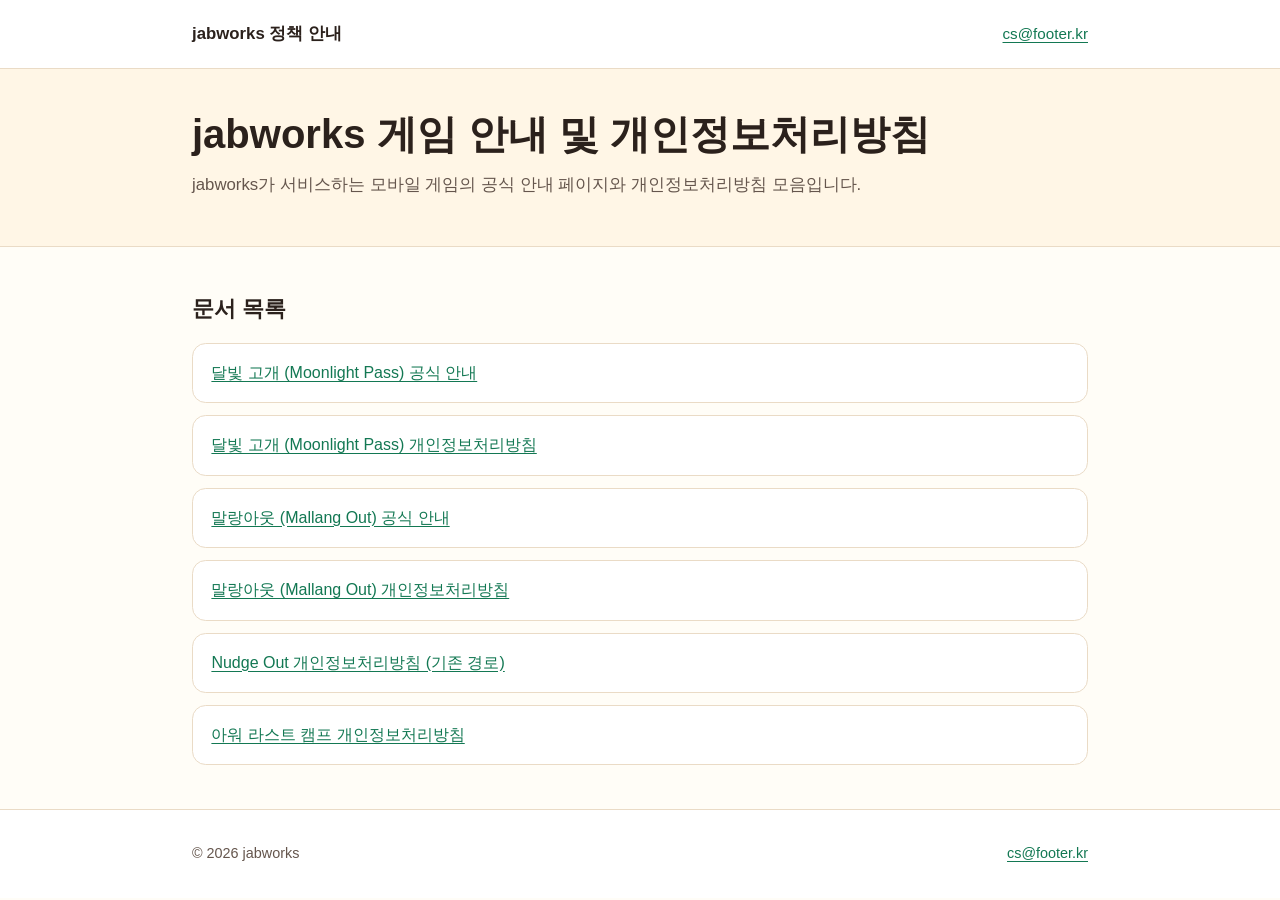
<file: index.html>
<!doctype html>
<html lang="ko">
<head>
  <meta charset="utf-8">
  <meta name="viewport" content="width=device-width,initial-scale=1">
  <meta name="description" content="jabworks 모바일 게임 공식 안내 및 개인정보처리방침">
  <title>jabworks 정책 안내</title>
  <link rel="stylesheet" href="assets/site.css">
</head>
<body>
  <header class="site-header">
    <div class="container site-header__inner">
      <a class="site-header__brand" href="./">jabworks 정책 안내</a>
      <nav class="site-header__nav" aria-label="지원 문의">
        <a href="mailto:cs@footer.kr">cs@footer.kr</a>
      </nav>
    </div>
  </header>

  <main>
    <section class="hero">
      <div class="container">
        <h1 class="hero__title">jabworks 게임 안내 및 개인정보처리방침</h1>
        <p class="hero__lead">jabworks가 서비스하는 모바일 게임의 공식 안내 페이지와 개인정보처리방침 모음입니다.</p>
      </div>
    </section>

    <section class="section">
      <div class="container">
        <h2 class="section__title">문서 목록</h2>
        <ul class="info-list">
          <li class="info-list__item"><a href="moonlight-pass/">달빛 고개 (Moonlight Pass) 공식 안내</a></li>
          <li class="info-list__item"><a href="moonlight-pass/privacy/">달빛 고개 (Moonlight Pass) 개인정보처리방침</a></li>
          <li class="info-list__item"><a href="mallang-out/">말랑아웃 (Mallang Out) 공식 안내</a></li>
          <li class="info-list__item"><a href="mallang-out/privacy/">말랑아웃 (Mallang Out) 개인정보처리방침</a></li>
          <li class="info-list__item"><a href="nudge-out/privacy/">Nudge Out 개인정보처리방침 (기존 경로)</a></li>
          <li class="info-list__item"><a href="last-camp/privacy/">아워 라스트 캠프 개인정보처리방침</a></li>
        </ul>
      </div>
    </section>
  </main>

  <footer class="site-footer">
    <div class="container site-footer__inner">
      <span>© 2026 jabworks</span>
      <a href="mailto:cs@footer.kr">cs@footer.kr</a>
    </div>
  </footer>
</body>
</html>
</file>
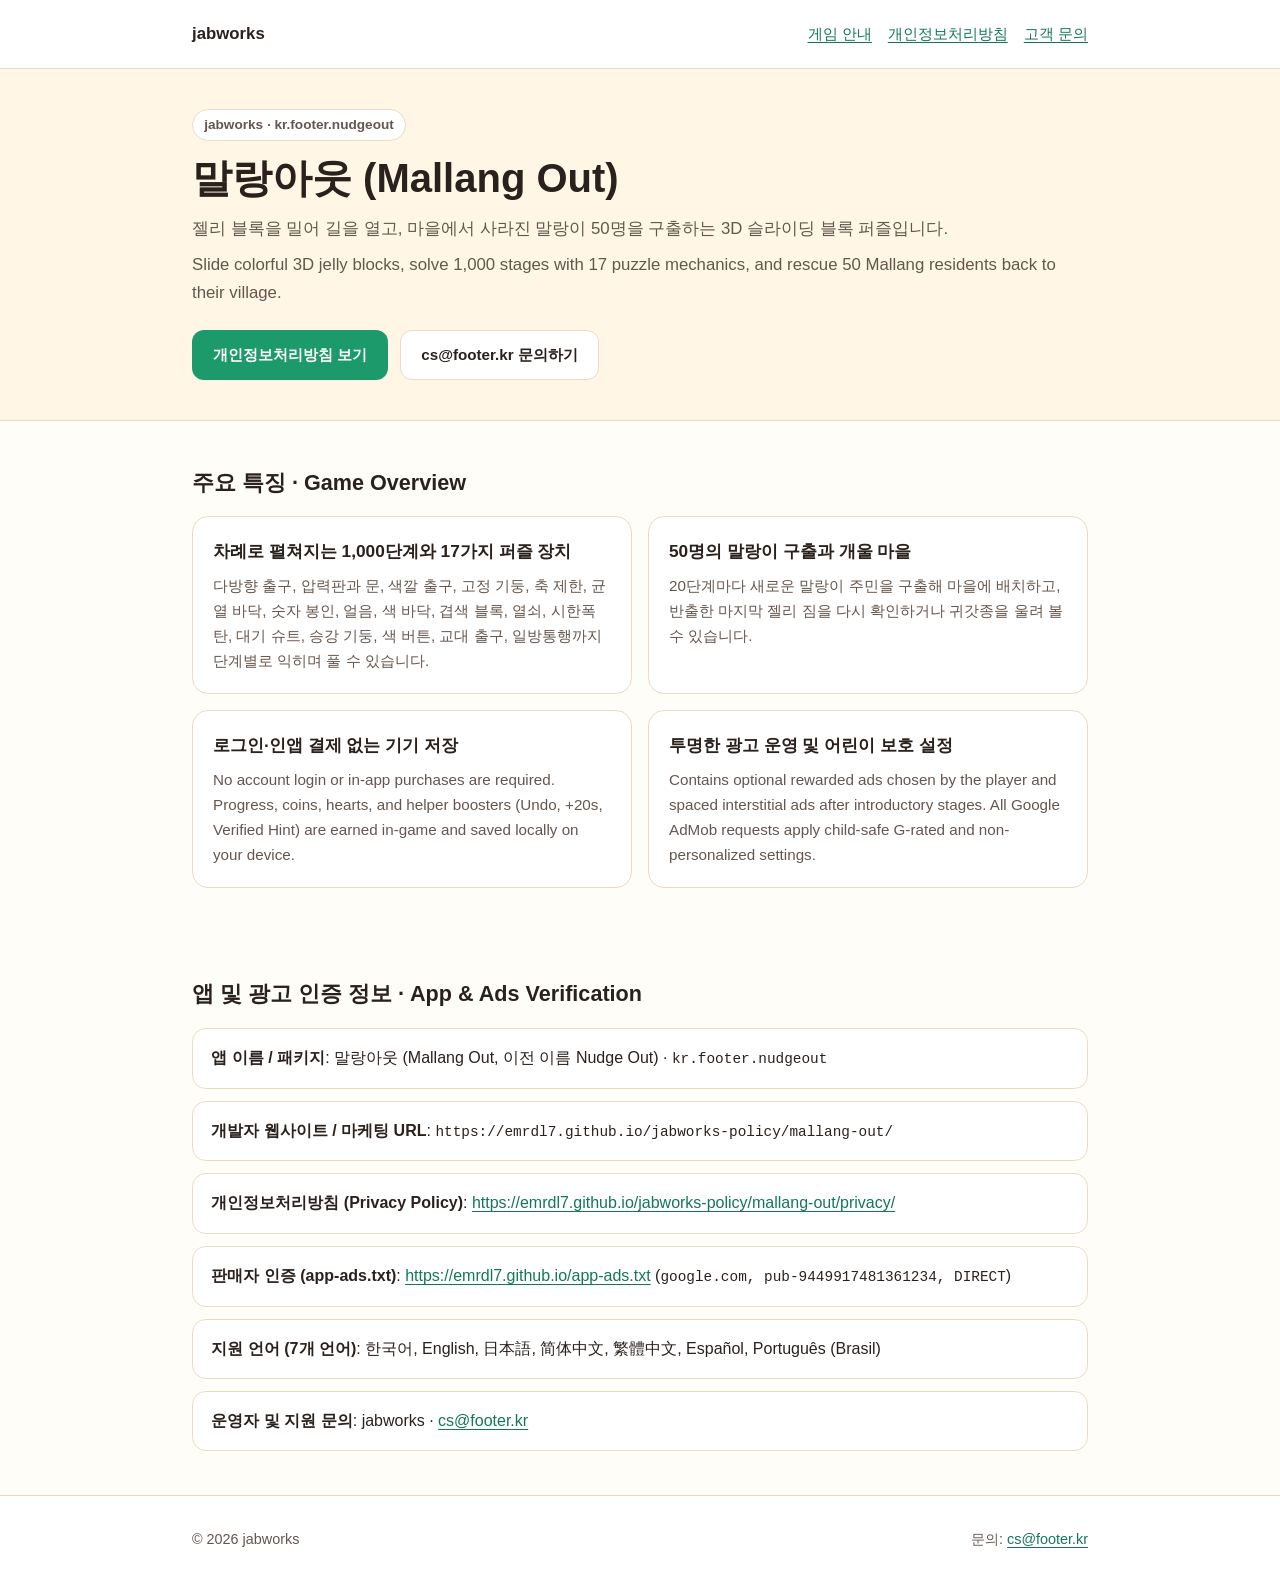
<file: mallang-out/index.html>
<!doctype html>
<html lang="ko">
<head>
  <meta charset="utf-8">
  <meta name="viewport" content="width=device-width,initial-scale=1">
  <meta name="description" content="말랑아웃(Mallang Out) 공식 안내 및 고객 지원: 1,000단계 3D 젤리 블록 퍼즐, 17가지 장치, 50명의 말랑이 구출, 개인정보처리방침 및 광고 인증 정보">
  <title>말랑아웃 (Mallang Out) | jabworks 공식 안내</title>
  <link rel="stylesheet" href="../assets/site.css">
</head>
<body>
  <header class="site-header">
    <div class="container site-header__inner">
      <a class="site-header__brand" href="../">jabworks</a>
      <nav class="site-header__nav" aria-label="말랑아웃 탐색">
        <a href="./">게임 안내</a>
        <a href="./privacy/">개인정보처리방침</a>
        <a href="mailto:cs@footer.kr">고객 문의</a>
      </nav>
    </div>
  </header>

  <main>
    <section class="hero">
      <div class="container">
        <span class="hero__badge">jabworks · kr.footer.nudgeout</span>
        <h1 class="hero__title">말랑아웃 (Mallang Out)</h1>
        <p class="hero__lead">젤리 블록을 밀어 길을 열고, 마을에서 사라진 말랑이 50명을 구출하는 3D 슬라이딩 블록 퍼즐입니다.</p>
        <p class="hero__lead" lang="en">Slide colorful 3D jelly blocks, solve 1,000 stages with 17 puzzle mechanics, and rescue 50 Mallang residents back to their village.</p>
        <div class="hero__actions">
          <a class="btn btn--primary" href="./privacy/">개인정보처리방침 보기</a>
          <a class="btn btn--ghost" href="mailto:cs@footer.kr">cs@footer.kr 문의하기</a>
        </div>
      </div>
    </section>

    <section class="section">
      <div class="container">
        <h2 class="section__title">주요 특징 · Game Overview</h2>
        <div class="feature-grid">
          <article class="card">
            <h3 class="card__title">차례로 펼쳐지는 1,000단계와 17가지 퍼즐 장치</h3>
            <p class="card__body">다방향 출구, 압력판과 문, 색깔 출구, 고정 기둥, 축 제한, 균열 바닥, 숫자 봉인, 얼음, 색 바닥, 겹색 블록, 열쇠, 시한폭탄, 대기 슈트, 승강 기둥, 색 버튼, 교대 출구, 일방통행까지 단계별로 익히며 풀 수 있습니다.</p>
          </article>
          <article class="card">
            <h3 class="card__title">50명의 말랑이 구출과 개울 마을</h3>
            <p class="card__body">20단계마다 새로운 말랑이 주민을 구출해 마을에 배치하고, 반출한 마지막 젤리 짐을 다시 확인하거나 귀갓종을 울려 볼 수 있습니다.</p>
          </article>
          <article class="card">
            <h3 class="card__title">로그인·인앱 결제 없는 기기 저장</h3>
            <p class="card__body">No account login or in-app purchases are required. Progress, coins, hearts, and helper boosters (Undo, +20s, Verified Hint) are earned in-game and saved locally on your device.</p>
          </article>
          <article class="card">
            <h3 class="card__title">투명한 광고 운영 및 어린이 보호 설정</h3>
            <p class="card__body">Contains optional rewarded ads chosen by the player and spaced interstitial ads after introductory stages. All Google AdMob requests apply child-safe G-rated and non-personalized settings.</p>
          </article>
        </div>
      </div>
    </section>

    <section class="section">
      <div class="container">
        <h2 class="section__title">앱 및 광고 인증 정보 · App &amp; Ads Verification</h2>
        <ul class="info-list">
          <li class="info-list__item">
            <strong>앱 이름 / 패키지</strong>: 말랑아웃 (Mallang Out, 이전 이름 Nudge Out) · <span class="info-list__code">kr.footer.nudgeout</span>
          </li>
          <li class="info-list__item">
            <strong>개발자 웹사이트 / 마케팅 URL</strong>: <span class="info-list__code">https://emrdl7.github.io/jabworks-policy/mallang-out/</span>
          </li>
          <li class="info-list__item">
            <strong>개인정보처리방침 (Privacy Policy)</strong>: <a href="./privacy/">https://emrdl7.github.io/jabworks-policy/mallang-out/privacy/</a>
          </li>
          <li class="info-list__item">
            <strong>판매자 인증 (app-ads.txt)</strong>: <a href="https://emrdl7.github.io/app-ads.txt">https://emrdl7.github.io/app-ads.txt</a> (<span class="info-list__code">google.com, pub-9449917481361234, DIRECT</span>)
          </li>
          <li class="info-list__item">
            <strong>지원 언어 (7개 언어)</strong>: 한국어, English, 日本語, 简体中文, 繁體中文, Español, Português (Brasil)
          </li>
          <li class="info-list__item">
            <strong>운영자 및 지원 문의</strong>: jabworks · <a href="mailto:cs@footer.kr">cs@footer.kr</a>
          </li>
        </ul>
      </div>
    </section>
  </main>

  <footer class="site-footer">
    <div class="container site-footer__inner">
      <span>© 2026 jabworks</span>
      <span>문의: <a href="mailto:cs@footer.kr">cs@footer.kr</a></span>
    </div>
  </footer>
</body>
</html>
</file>
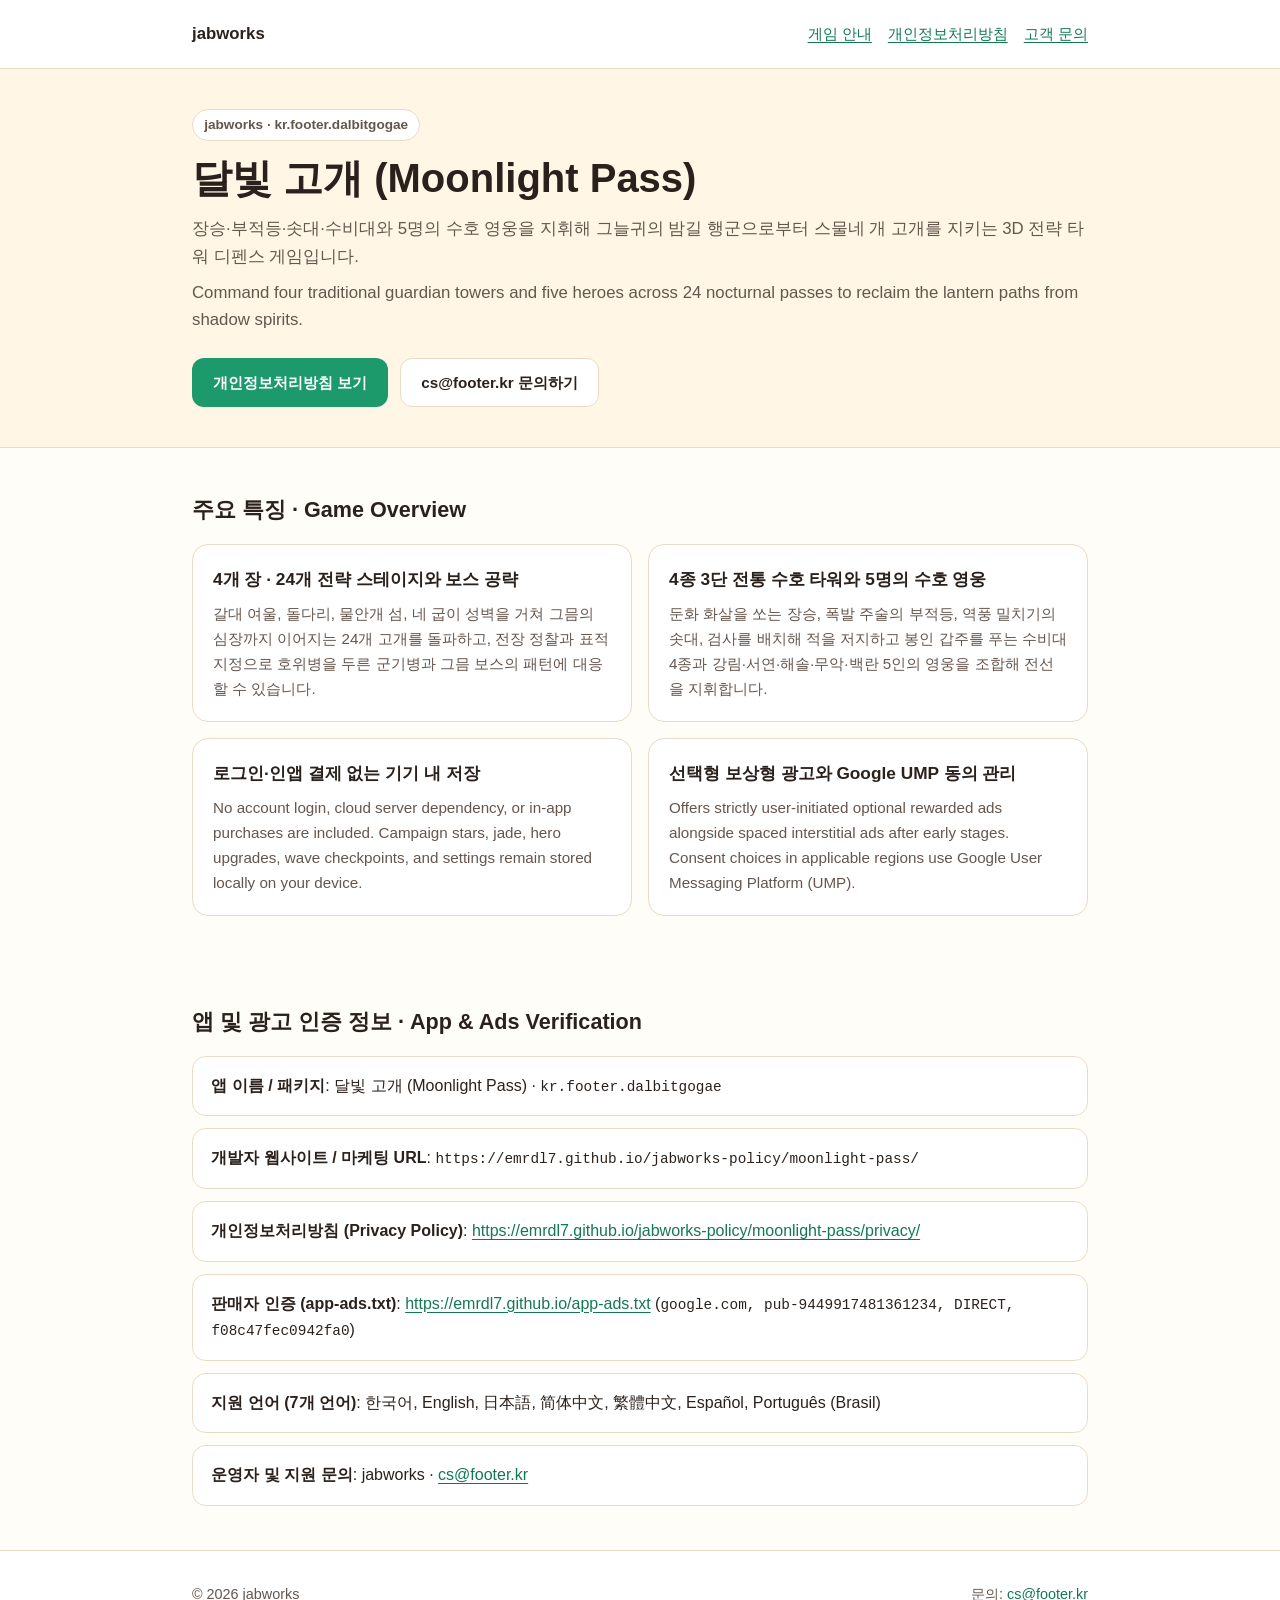
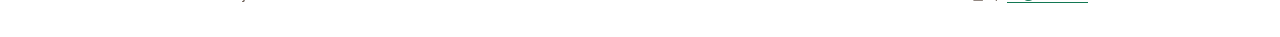
<file: moonlight-pass/index.html>
<!doctype html>
<html lang="ko">
<head>
  <meta charset="utf-8">
  <meta name="viewport" content="width=device-width,initial-scale=1">
  <meta name="description" content="달빛 고개(Moonlight Pass) 공식 안내 및 고객 지원: 4개 장 24개 스테이지, 4종 전통 수호 타워, 5명의 수호 영웅, 개인정보처리방침 및 광고 인증 정보">
  <title>달빛 고개 (Moonlight Pass) | jabworks 공식 안내</title>
  <link rel="stylesheet" href="../assets/site.css">
</head>
<body>
  <header class="site-header">
    <div class="container site-header__inner">
      <a class="site-header__brand" href="../">jabworks</a>
      <nav class="site-header__nav" aria-label="달빛 고개 탐색">
        <a href="./">게임 안내</a>
        <a href="./privacy/">개인정보처리방침</a>
        <a href="mailto:cs@footer.kr">고객 문의</a>
      </nav>
    </div>
  </header>

  <main>
    <section class="hero">
      <div class="container">
        <span class="hero__badge">jabworks · kr.footer.dalbitgogae</span>
        <h1 class="hero__title">달빛 고개 (Moonlight Pass)</h1>
        <p class="hero__lead">장승·부적등·솟대·수비대와 5명의 수호 영웅을 지휘해 그늘귀의 밤길 행군으로부터 스물네 개 고개를 지키는 3D 전략 타워 디펜스 게임입니다.</p>
        <p class="hero__lead" lang="en">Command four traditional guardian towers and five heroes across 24 nocturnal passes to reclaim the lantern paths from shadow spirits.</p>
        <div class="hero__actions">
          <a class="btn btn--primary" href="./privacy/">개인정보처리방침 보기</a>
          <a class="btn btn--ghost" href="mailto:cs@footer.kr">cs@footer.kr 문의하기</a>
        </div>
      </div>
    </section>

    <section class="section">
      <div class="container">
        <h2 class="section__title">주요 특징 · Game Overview</h2>
        <div class="feature-grid">
          <article class="card">
            <h3 class="card__title">4개 장 · 24개 전략 스테이지와 보스 공략</h3>
            <p class="card__body">갈대 여울, 돌다리, 물안개 섬, 네 굽이 성벽을 거쳐 그믐의 심장까지 이어지는 24개 고개를 돌파하고, 전장 정찰과 표적 지정으로 호위병을 두른 군기병과 그믐 보스의 패턴에 대응할 수 있습니다.</p>
          </article>
          <article class="card">
            <h3 class="card__title">4종 3단 전통 수호 타워와 5명의 수호 영웅</h3>
            <p class="card__body">둔화 화살을 쏘는 장승, 폭발 주술의 부적등, 역풍 밀치기의 솟대, 검사를 배치해 적을 저지하고 봉인 갑주를 푸는 수비대 4종과 강림·서연·해솔·무악·백란 5인의 영웅을 조합해 전선을 지휘합니다.</p>
          </article>
          <article class="card">
            <h3 class="card__title">로그인·인앱 결제 없는 기기 내 저장</h3>
            <p class="card__body">No account login, cloud server dependency, or in-app purchases are included. Campaign stars, jade, hero upgrades, wave checkpoints, and settings remain stored locally on your device.</p>
          </article>
          <article class="card">
            <h3 class="card__title">선택형 보상형 광고와 Google UMP 동의 관리</h3>
            <p class="card__body">Offers strictly user-initiated optional rewarded ads alongside spaced interstitial ads after early stages. Consent choices in applicable regions use Google User Messaging Platform (UMP).</p>
          </article>
        </div>
      </div>
    </section>

    <section class="section">
      <div class="container">
        <h2 class="section__title">앱 및 광고 인증 정보 · App &amp; Ads Verification</h2>
        <ul class="info-list">
          <li class="info-list__item">
            <strong>앱 이름 / 패키지</strong>: 달빛 고개 (Moonlight Pass) · <span class="info-list__code">kr.footer.dalbitgogae</span>
          </li>
          <li class="info-list__item">
            <strong>개발자 웹사이트 / 마케팅 URL</strong>: <span class="info-list__code">https://emrdl7.github.io/jabworks-policy/moonlight-pass/</span>
          </li>
          <li class="info-list__item">
            <strong>개인정보처리방침 (Privacy Policy)</strong>: <a href="./privacy/">https://emrdl7.github.io/jabworks-policy/moonlight-pass/privacy/</a>
          </li>
          <li class="info-list__item">
            <strong>판매자 인증 (app-ads.txt)</strong>: <a href="https://emrdl7.github.io/app-ads.txt">https://emrdl7.github.io/app-ads.txt</a> (<span class="info-list__code">google.com, pub-9449917481361234, DIRECT, f08c47fec0942fa0</span>)
          </li>
          <li class="info-list__item">
            <strong>지원 언어 (7개 언어)</strong>: 한국어, English, 日本語, 简体中文, 繁體中文, Español, Português (Brasil)
          </li>
          <li class="info-list__item">
            <strong>운영자 및 지원 문의</strong>: jabworks · <a href="mailto:cs@footer.kr">cs@footer.kr</a>
          </li>
        </ul>
      </div>
    </section>
  </main>

  <footer class="site-footer">
    <div class="container site-footer__inner">
      <span>© 2026 jabworks</span>
      <span>문의: <a href="mailto:cs@footer.kr">cs@footer.kr</a></span>
    </div>
  </footer>
</body>
</html>
</file>
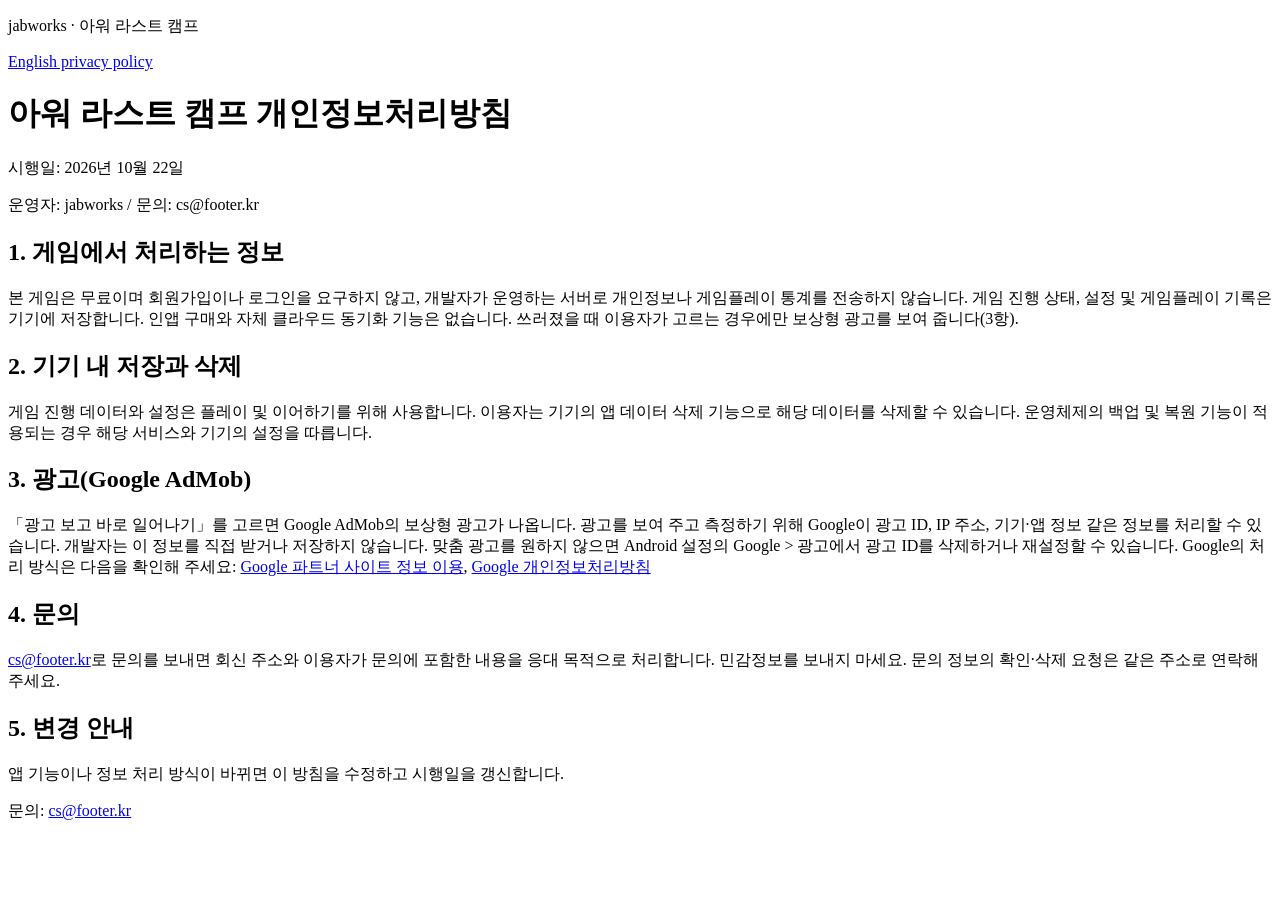
<file: last-camp/privacy/index.html>
<!doctype html>
<html lang="ko">
<head>
  <meta charset="utf-8">
  <meta name="viewport" content="width=device-width, initial-scale=1">
  <meta name="description" content="아워 라스트 캠프의 기기 내 저장, 광고, 개인정보 처리 및 문의 안내">
  <title>아워 라스트 캠프 개인정보처리방침 | jabworks</title>
</head>
<body>
  <header><p>jabworks · 아워 라스트 캠프</p></header>
  <main>
<nav aria-label="언어 선택"><a href="en/" lang="en">English privacy policy</a></nav>
<h1>아워 라스트 캠프 개인정보처리방침</h1>
<p>시행일: 2026년 10월 22일</p>
<p>운영자: jabworks / 문의: cs@footer.kr</p>
<section><h2>1. 게임에서 처리하는 정보</h2>
<p>본 게임은 무료이며 회원가입이나 로그인을 요구하지 않고, 개발자가 운영하는 서버로 개인정보나 게임플레이 통계를 전송하지 않습니다. 게임 진행 상태, 설정 및 게임플레이 기록은 기기에 저장합니다. 인앱 구매와 자체 클라우드 동기화 기능은 없습니다. 쓰러졌을 때 이용자가 고르는 경우에만 보상형 광고를 보여 줍니다(3항).</p>
</section>
<section><h2>2. 기기 내 저장과 삭제</h2>
<p>게임 진행 데이터와 설정은 플레이 및 이어하기를 위해 사용합니다. 이용자는 기기의 앱 데이터 삭제 기능으로 해당 데이터를 삭제할 수 있습니다. 운영체제의 백업 및 복원 기능이 적용되는 경우 해당 서비스와 기기의 설정을 따릅니다.</p>
</section>
<section><h2>3. 광고(Google AdMob)</h2>
<p>「광고 보고 바로 일어나기」를 고르면 Google AdMob의 보상형 광고가 나옵니다. 광고를 보여 주고 측정하기 위해 Google이 광고 ID, IP 주소, 기기·앱 정보 같은 정보를 처리할 수 있습니다. 개발자는 이 정보를 직접 받거나 저장하지 않습니다. 맞춤 광고를 원하지 않으면 Android 설정의 Google > 광고에서 광고 ID를 삭제하거나 재설정할 수 있습니다. Google의 처리 방식은 다음을 확인해 주세요: <a href="https://policies.google.com/technologies/partner-sites">Google 파트너 사이트 정보 이용</a>, <a href="https://policies.google.com/privacy">Google 개인정보처리방침</a></p>
</section>
<section><h2>4. 문의</h2>
<p><a href="mailto:cs@footer.kr">cs@footer.kr</a>로 문의를 보내면 회신 주소와 이용자가 문의에 포함한 내용을 응대 목적으로 처리합니다. 민감정보를 보내지 마세요. 문의 정보의 확인·삭제 요청은 같은 주소로 연락해 주세요.</p>
</section>
<section><h2>5. 변경 안내</h2>
<p>앱 기능이나 정보 처리 방식이 바뀌면 이 방침을 수정하고 시행일을 갱신합니다.</p>
</section>
  </main>
  <footer><p>문의: <a href="mailto:cs@footer.kr">cs@footer.kr</a></p></footer>
</body>
</html>
</file>
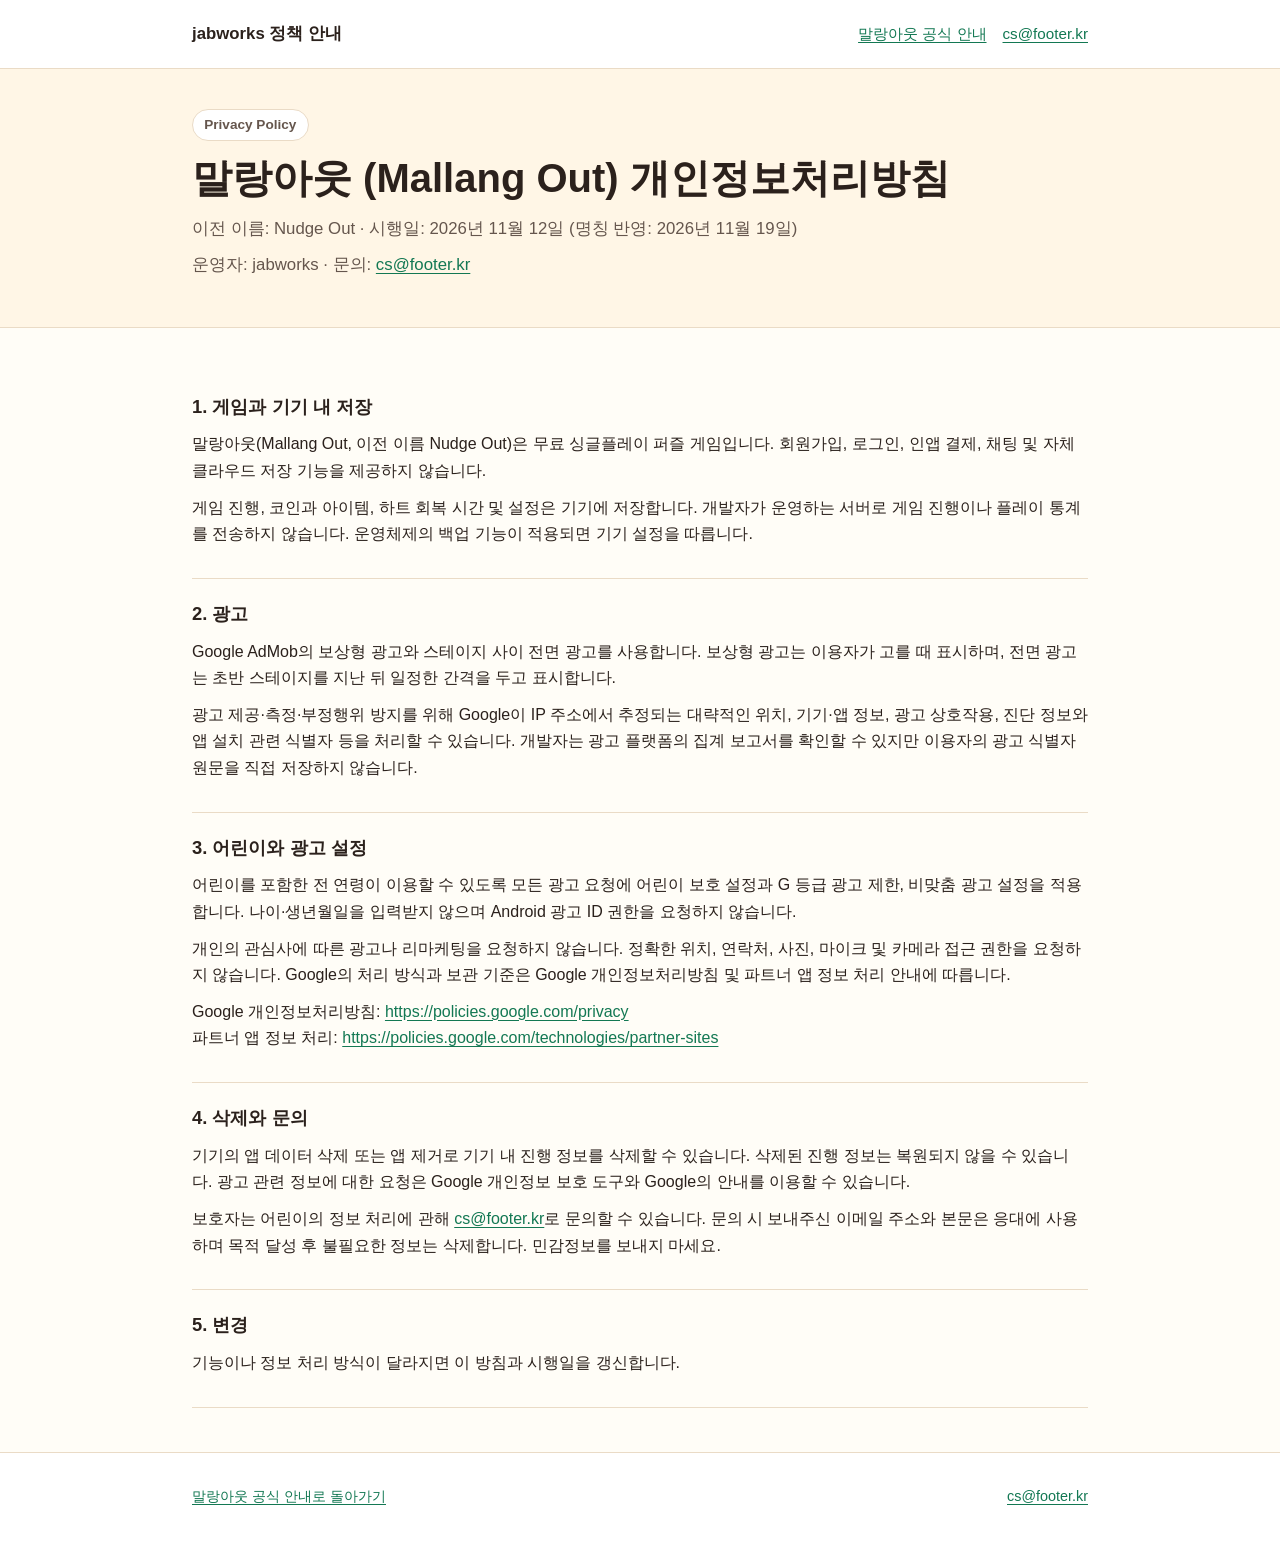
<file: mallang-out/privacy/index.html>
<!doctype html>
<html lang="ko">
<head>
  <meta charset="utf-8">
  <meta name="viewport" content="width=device-width,initial-scale=1">
  <meta name="description" content="말랑아웃(Mallang Out, 이전 이름 Nudge Out) 개인정보처리방침">
  <title>말랑아웃 (Mallang Out) 개인정보처리방침 | jabworks</title>
  <link rel="stylesheet" href="../../assets/site.css">
</head>
<body>
  <header class="site-header">
    <div class="container site-header__inner">
      <a class="site-header__brand" href="../../">jabworks 정책 안내</a>
      <nav class="site-header__nav" aria-label="말랑아웃 문서">
        <a href="../">말랑아웃 공식 안내</a>
        <a href="mailto:cs@footer.kr">cs@footer.kr</a>
      </nav>
    </div>
  </header>

  <main>
    <section class="hero">
      <div class="container">
        <span class="hero__badge">Privacy Policy</span>
        <h1 class="hero__title">말랑아웃 (Mallang Out) 개인정보처리방침</h1>
        <p class="hero__lead">이전 이름: Nudge Out · 시행일: 2026년 11월 12일 (명칭 반영: 2026년 11월 19일)</p>
        <p class="hero__lead">운영자: jabworks · 문의: <a href="mailto:cs@footer.kr">cs@footer.kr</a></p>
      </div>
    </section>

    <section class="section">
      <div class="container">
        <article class="article-block">
          <h2 class="article-block__heading">1. 게임과 기기 내 저장</h2>
          <p class="article-block__text">말랑아웃(Mallang Out, 이전 이름 Nudge Out)은 무료 싱글플레이 퍼즐 게임입니다. 회원가입, 로그인, 인앱 결제, 채팅 및 자체 클라우드 저장 기능을 제공하지 않습니다.</p>
          <p class="article-block__text">게임 진행, 코인과 아이템, 하트 회복 시간 및 설정은 기기에 저장합니다. 개발자가 운영하는 서버로 게임 진행이나 플레이 통계를 전송하지 않습니다. 운영체제의 백업 기능이 적용되면 기기 설정을 따릅니다.</p>
        </article>

        <article class="article-block">
          <h2 class="article-block__heading">2. 광고</h2>
          <p class="article-block__text">Google AdMob의 보상형 광고와 스테이지 사이 전면 광고를 사용합니다. 보상형 광고는 이용자가 고를 때 표시하며, 전면 광고는 초반 스테이지를 지난 뒤 일정한 간격을 두고 표시합니다.</p>
          <p class="article-block__text">광고 제공·측정·부정행위 방지를 위해 Google이 IP 주소에서 추정되는 대략적인 위치, 기기·앱 정보, 광고 상호작용, 진단 정보와 앱 설치 관련 식별자 등을 처리할 수 있습니다. 개발자는 광고 플랫폼의 집계 보고서를 확인할 수 있지만 이용자의 광고 식별자 원문을 직접 저장하지 않습니다.</p>
        </article>

        <article class="article-block">
          <h2 class="article-block__heading">3. 어린이와 광고 설정</h2>
          <p class="article-block__text">어린이를 포함한 전 연령이 이용할 수 있도록 모든 광고 요청에 어린이 보호 설정과 G 등급 광고 제한, 비맞춤 광고 설정을 적용합니다. 나이·생년월일을 입력받지 않으며 Android 광고 ID 권한을 요청하지 않습니다.</p>
          <p class="article-block__text">개인의 관심사에 따른 광고나 리마케팅을 요청하지 않습니다. 정확한 위치, 연락처, 사진, 마이크 및 카메라 접근 권한을 요청하지 않습니다. Google의 처리 방식과 보관 기준은 Google 개인정보처리방침 및 파트너 앱 정보 처리 안내에 따릅니다.</p>
          <p class="article-block__text">
            Google 개인정보처리방침: <a href="https://policies.google.com/privacy">https://policies.google.com/privacy</a><br>
            파트너 앱 정보 처리: <a href="https://policies.google.com/technologies/partner-sites">https://policies.google.com/technologies/partner-sites</a>
          </p>
        </article>

        <article class="article-block">
          <h2 class="article-block__heading">4. 삭제와 문의</h2>
          <p class="article-block__text">기기의 앱 데이터 삭제 또는 앱 제거로 기기 내 진행 정보를 삭제할 수 있습니다. 삭제된 진행 정보는 복원되지 않을 수 있습니다. 광고 관련 정보에 대한 요청은 Google 개인정보 보호 도구와 Google의 안내를 이용할 수 있습니다.</p>
          <p class="article-block__text">보호자는 어린이의 정보 처리에 관해 <a href="mailto:cs@footer.kr">cs@footer.kr</a>로 문의할 수 있습니다. 문의 시 보내주신 이메일 주소와 본문은 응대에 사용하며 목적 달성 후 불필요한 정보는 삭제합니다. 민감정보를 보내지 마세요.</p>
        </article>

        <article class="article-block">
          <h2 class="article-block__heading">5. 변경</h2>
          <p class="article-block__text">기능이나 정보 처리 방식이 달라지면 이 방침과 시행일을 갱신합니다.</p>
        </article>
      </div>
    </section>
  </main>

  <footer class="site-footer">
    <div class="container site-footer__inner">
      <a href="../">말랑아웃 공식 안내로 돌아가기</a>
      <a href="mailto:cs@footer.kr">cs@footer.kr</a>
    </div>
  </footer>
</body>
</html>
</file>
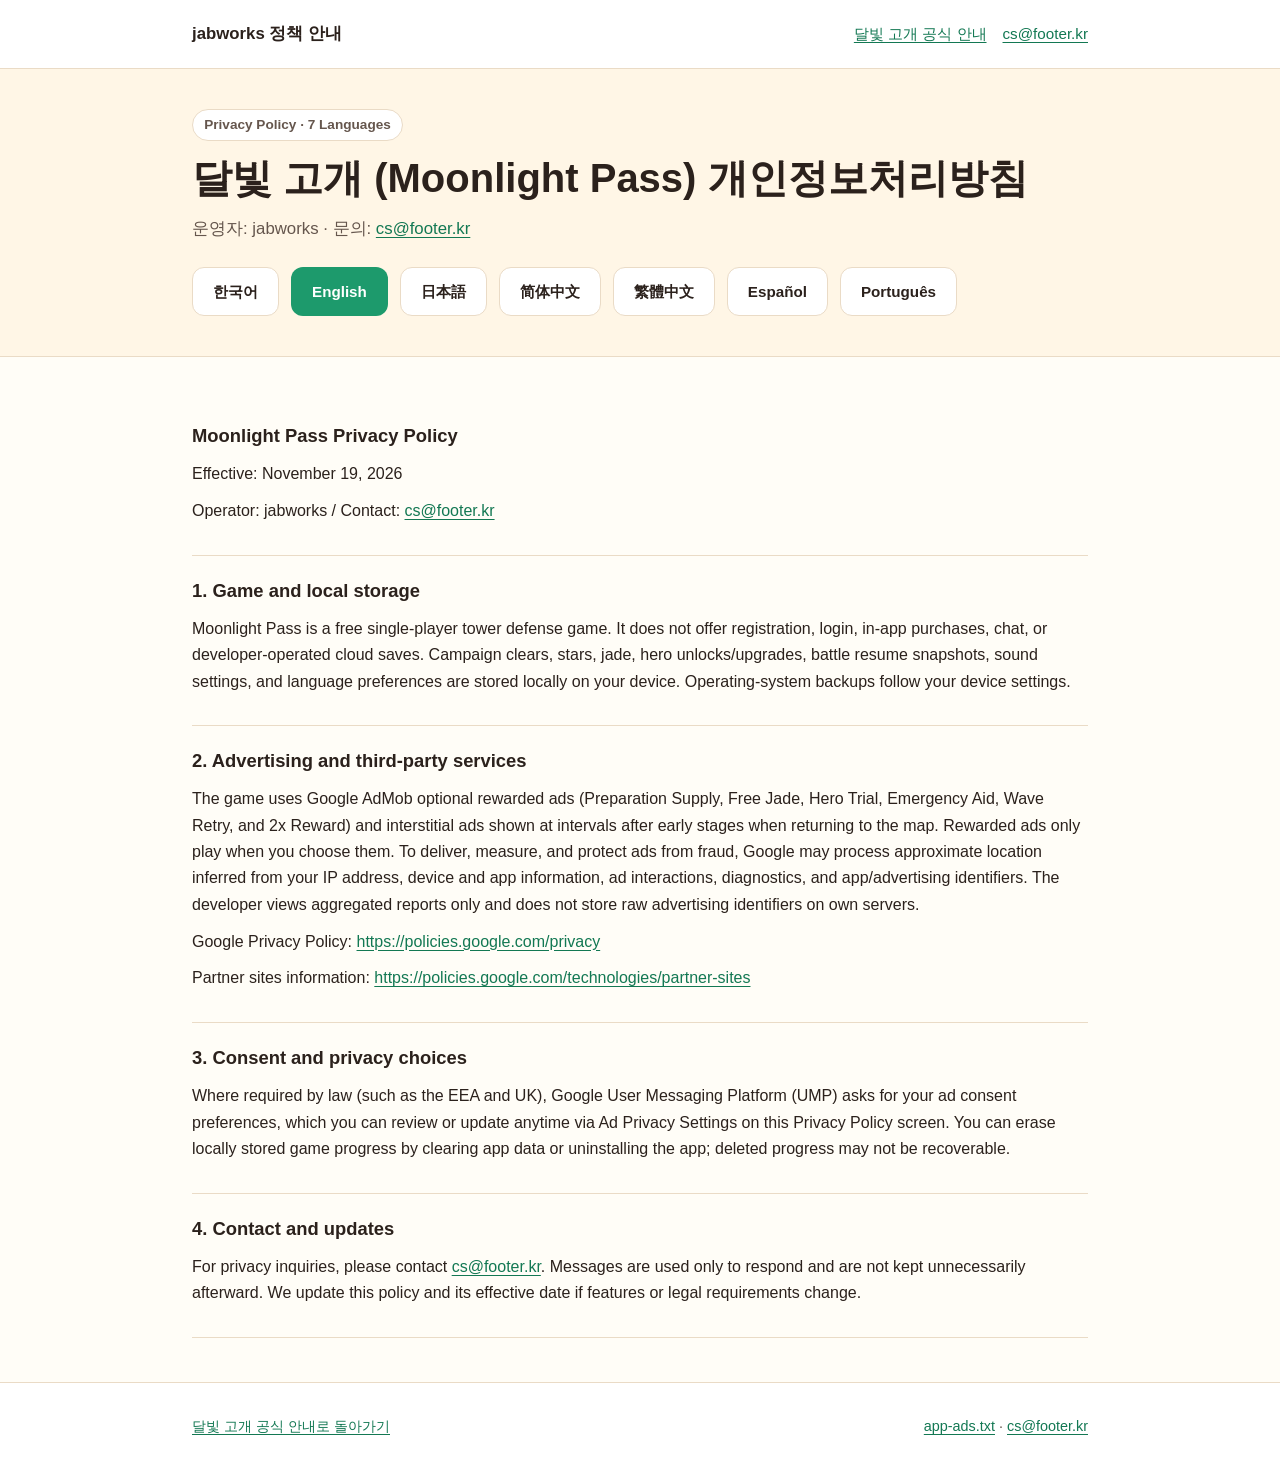
<file: moonlight-pass/privacy/index.html>
<!doctype html>
<html lang="ko">
<head>
  <meta charset="utf-8">
  <meta name="viewport" content="width=device-width,initial-scale=1">
  <meta name="description" content="달빛 고개(Moonlight Pass) 7개 언어 개인정보처리방침">
  <title>달빛 고개 (Moonlight Pass) 개인정보처리방침 | jabworks</title>
  <link rel="stylesheet" href="../../assets/site.css">
</head>
<body>
  <header class="site-header">
    <div class="container site-header__inner">
      <a class="site-header__brand" href="../../">jabworks 정책 안내</a>
      <nav class="site-header__nav" aria-label="달빛 고개 문서">
        <a href="../">달빛 고개 공식 안내</a>
        <a href="mailto:cs@footer.kr">cs@footer.kr</a>
      </nav>
    </div>
  </header>

  <main>
    <section class="hero">
      <div class="container">
        <span class="hero__badge">Privacy Policy · 7 Languages</span>
        <h1 class="hero__title">달빛 고개 (Moonlight Pass) 개인정보처리방침</h1>
        <p class="hero__lead">운영자: jabworks · 문의: <a href="mailto:cs@footer.kr">cs@footer.kr</a></p>
        <div class="hero__actions" role="group" aria-label="언어 선택">
          <button type="button" class="btn btn--primary" aria-current="true" data-pick="ko">한국어</button>
          <button type="button" class="btn btn--ghost" data-pick="en">English</button>
          <button type="button" class="btn btn--ghost" data-pick="ja">日本語</button>
          <button type="button" class="btn btn--ghost" data-pick="zh-Hans">简体中文</button>
          <button type="button" class="btn btn--ghost" data-pick="zh-Hant">繁體中文</button>
          <button type="button" class="btn btn--ghost" data-pick="es">Español</button>
          <button type="button" class="btn btn--ghost" data-pick="pt-BR">Português</button>
        </div>
      </div>
    </section>

    <section class="section">
      <div class="container">
      <div class="policy-locale" data-lang="ko" lang="ko">
        <article class="article-block">
          <h2 class="article-block__heading">달빛 고개 개인정보처리방침</h2>
          <p class="article-block__text">시행일: 2026년 11월 19일</p>
          <p class="article-block__text">운영자: jabworks / 문의: <a href="mailto:cs@footer.kr">cs@footer.kr</a></p>
        </article>
        <article class="article-block">
          <h2 class="article-block__heading">1. 게임 정보와 기기 내 저장</h2>
          <p class="article-block__text">달빛 고개는 무료 싱글플레이 타워 디펜스 게임입니다. 회원가입, 로그인, 인앱 결제, 채팅 및 개발자 자체 클라우드 서버 저장 기능을 제공하지 않습니다. 스테이지 수복 기록, 별점, 옥패, 영웅 해금·강화 상태, 전투 이어하기 저장, 소리 및 언어 설정은 이용자 기기 안에만 저장됩니다. 운영체제 백업 적용 여부는 기기 설정을 따릅니다.</p>
        </article>
        <article class="article-block">
          <h2 class="article-block__heading">2. 광고 및 제3자 서비스</h2>
          <p class="article-block__text">이 게임은 Google AdMob의 선택형 보상형 광고(시작 보급, 무료 옥패, 영웅 체험, 긴급 지원, 웨이브 재도전, 보상 2배)와 초반 스테이지 이후 스테이지 전환 시 일정 간격으로 표시되는 전면 광고를 사용합니다. 보상형 광고는 이용자가 직접 선택할 때만 재생됩니다. 광고 제공, 성과 측정 및 부정행위 방지를 위해 Google이 IP 주소에서 추정되는 대략적인 위치, 기기·앱 정보, 광고 상호작용, 진단 정보 및 앱/광고 식별자를 처리할 수 있습니다. 개발자는 집계된 통계만 확인하며 원시 광고 식별자를 자체 서버에 저장하지 않습니다.</p>
          <p class="article-block__text">Google 개인정보처리방침: <a href="https://policies.google.com/privacy">https://policies.google.com/privacy</a></p>
          <p class="article-block__text">파트너 앱 정보 처리: <a href="https://policies.google.com/technologies/partner-sites">https://policies.google.com/technologies/partner-sites</a></p>
        </article>
        <article class="article-block">
          <h2 class="article-block__heading">3. 동의 관리 및 권리 행사</h2>
          <p class="article-block__text">관련 법령(유럽경제지역·영국 등)이 적용되는 지역에서는 Google User Messaging Platform(UMP)을 통해 맞춤형 또는 비맞춤형 광고에 대한 동의를 요청하며, 본 개인정보처리방침 화면의 「광고 개인정보 설정」에서 언제든 선택을 바꿀 수 있습니다. 기기의 앱 데이터 삭제 또는 앱 제거로 로컬 진행 기록을 지울 수 있으며, 삭제된 기록은 복구되지 않습니다.</p>
        </article>
        <article class="article-block">
          <h2 class="article-block__heading">4. 문의 및 변경</h2>
          <p class="article-block__text">개인정보와 관련한 문의는 <a href="mailto:cs@footer.kr">cs@footer.kr</a>로 보내 주세요. 응대 목적을 다한 뒤 불필요한 이메일 정보는 보관하지 않습니다. 법령이나 서비스 변경 시 이 방침과 시행일을 갱신합니다.</p>
        </article>
      </div>
      <div class="policy-locale" data-lang="en" lang="en" hidden>
        <article class="article-block">
          <h2 class="article-block__heading">Moonlight Pass Privacy Policy</h2>
          <p class="article-block__text">Effective: November 19, 2026</p>
          <p class="article-block__text">Operator: jabworks / Contact: <a href="mailto:cs@footer.kr">cs@footer.kr</a></p>
        </article>
        <article class="article-block">
          <h2 class="article-block__heading">1. Game and local storage</h2>
          <p class="article-block__text">Moonlight Pass is a free single-player tower defense game. It does not offer registration, login, in-app purchases, chat, or developer-operated cloud saves. Campaign clears, stars, jade, hero unlocks/upgrades, battle resume snapshots, sound settings, and language preferences are stored locally on your device. Operating-system backups follow your device settings.</p>
        </article>
        <article class="article-block">
          <h2 class="article-block__heading">2. Advertising and third-party services</h2>
          <p class="article-block__text">The game uses Google AdMob optional rewarded ads (Preparation Supply, Free Jade, Hero Trial, Emergency Aid, Wave Retry, and 2x Reward) and interstitial ads shown at intervals after early stages when returning to the map. Rewarded ads only play when you choose them. To deliver, measure, and protect ads from fraud, Google may process approximate location inferred from your IP address, device and app information, ad interactions, diagnostics, and app/advertising identifiers. The developer views aggregated reports only and does not store raw advertising identifiers on own servers.</p>
          <p class="article-block__text">Google Privacy Policy: <a href="https://policies.google.com/privacy">https://policies.google.com/privacy</a></p>
          <p class="article-block__text">Partner sites information: <a href="https://policies.google.com/technologies/partner-sites">https://policies.google.com/technologies/partner-sites</a></p>
        </article>
        <article class="article-block">
          <h2 class="article-block__heading">3. Consent and privacy choices</h2>
          <p class="article-block__text">Where required by law (such as the EEA and UK), Google User Messaging Platform (UMP) asks for your ad consent preferences, which you can review or update anytime via Ad Privacy Settings on this Privacy Policy screen. You can erase locally stored game progress by clearing app data or uninstalling the app; deleted progress may not be recoverable.</p>
        </article>
        <article class="article-block">
          <h2 class="article-block__heading">4. Contact and updates</h2>
          <p class="article-block__text">For privacy inquiries, please contact <a href="mailto:cs@footer.kr">cs@footer.kr</a>. Messages are used only to respond and are not kept unnecessarily afterward. We update this policy and its effective date if features or legal requirements change.</p>
        </article>
      </div>
      <div class="policy-locale" data-lang="ja" lang="ja" hidden>
        <article class="article-block">
          <h2 class="article-block__heading">月光峠 プライバシーポリシー</h2>
          <p class="article-block__text">施行日: 2026年11月19日</p>
          <p class="article-block__text">運営者: jabworks / お問い合わせ: <a href="mailto:cs@footer.kr">cs@footer.kr</a></p>
        </article>
        <article class="article-block">
          <h2 class="article-block__heading">1. ゲームと端末内保存</h2>
          <p class="article-block__text">月光峠は無料のシングルプレイ・タワーディフェンスゲームです。会員登録、ログイン、アプリ内課金、チャット、開発者独自のクラウド保存は提供していません。ステージ進行状況、星、玉牌、英雄の解放・強化、戦闘再開データ、音声および言語設定はお使いの端末内にのみ保存されます。OSのバックアップは端末設定に従います。</p>
        </article>
        <article class="article-block">
          <h2 class="article-block__heading">2. 広告および第三者サービス</h2>
          <p class="article-block__text">本ゲームでは Google AdMob の任意型リワード広告（開始補給、無料玉牌、英雄体験、緊急支援、ウェーブ再挑戦、報酬2倍）および序盤以降にマップへ戻る際の一時的なインタースティシャル広告を使用します。リワード広告はプレイヤーが選択した場合にのみ再生されます。広告の配信・測定・不正防止のため、Google は IP アドレスから推定されるおおよその位置情報、端末・アプリ情報、広告操作、診断情報および識別子を処理する場合があります。開発者は集計レポートのみを確認し、生の広告識別子を自社サーバーに保存しません。</p>
          <p class="article-block__text">Google プライバシーポリシー: <a href="https://policies.google.com/privacy">https://policies.google.com/privacy</a></p>
          <p class="article-block__text">パートナー情報: <a href="https://policies.google.com/technologies/partner-sites">https://policies.google.com/technologies/partner-sites</a></p>
        </article>
        <article class="article-block">
          <h2 class="article-block__heading">3. 同意管理と設定変更</h2>
          <p class="article-block__text">欧州経済領域・英国など法令上必要な地域では、Google User Messaging Platform（UMP）により同意を確認します。本画面の「広告プライバシー設定」からいつでも設定を変更できます。端末のアプリデータ消去またはアンインストールにより進行データを削除できます（削除後は復元できません）。</p>
        </article>
        <article class="article-block">
          <h2 class="article-block__heading">4. お問い合わせと改定</h2>
          <p class="article-block__text">プライバシーに関するご連絡は <a href="mailto:cs@footer.kr">cs@footer.kr</a> までお送りください。対応後に不要な情報は保持しません。機能や法令の変更に応じて本ポリシーおよび施行日を更新します。</p>
        </article>
      </div>
      <div class="policy-locale" data-lang="zh-Hans" lang="zh-Hans" hidden>
        <article class="article-block">
          <h2 class="article-block__heading">月光岭 隐私政策</h2>
          <p class="article-block__text">生效日期：2026年11月19日</p>
          <p class="article-block__text">运营者：jabworks / 联系方式：<a href="mailto:cs@footer.kr">cs@footer.kr</a></p>
        </article>
        <article class="article-block">
          <h2 class="article-block__heading">1. 游戏与本地存储</h2>
          <p class="article-block__text">月光岭是一款免费单机塔防游戏。不提供账号注册、登录、应用内购买、聊天或开发者云端存档功能。关卡进度、星级、玉牌、英雄解锁与强化状态、战斗续玩存档、声音及语言设置仅保存在您的设备本地。系统云备份以您的设备设置为准。</p>
        </article>
        <article class="article-block">
          <h2 class="article-block__heading">2. 广告与第三方服务</h2>
          <p class="article-block__text">本游戏接入 Google AdMob 的自选激励视频广告（开局补给、免费玉牌、英雄体验、紧急支援、波次重试、奖励翻倍），并在前期关卡之后返回地图时按间隔展示插页广告。激励广告仅在您主动选择时播放。为投放广告、统计效果及防止欺诈，Google 可能会处理通过 IP 地址推断的大致位置、设备与应用信息、广告互动、诊断信息及广告相关标识符。开发者仅查看汇总报表，不在自有服务器上保存原始广告标识符。</p>
          <p class="article-block__text">Google 隐私政策：<a href="https://policies.google.com/privacy">https://policies.google.com/privacy</a></p>
          <p class="article-block__text">合作伙伴数据处理：<a href="https://policies.google.com/technologies/partner-sites">https://policies.google.com/technologies/partner-sites</a></p>
        </article>
        <article class="article-block">
          <h2 class="article-block__heading">3. 同意管理与权利行使</h2>
          <p class="article-block__text">在适用法律要求的地区（如欧洲经济区、英国），我们将通过 Google User Messaging Platform（UMP）请求您的广告偏好同意，您可随时在本隐私政策页面的“广告隐私设置”中修改选择。通过清除应用数据或卸载应用可删除本地存档，删除后可能无法恢复。</p>
        </article>
        <article class="article-block">
          <h2 class="article-block__heading">4. 联系与更新</h2>
          <p class="article-block__text">如有隐私相关问题，请联系 <a href="mailto:cs@footer.kr">cs@footer.kr</a>。处理完成后将不再保留不必要的信息。如功能或法规变动，我们将同步更新本政策与生效日期。</p>
        </article>
      </div>
      <div class="policy-locale" data-lang="zh-Hant" lang="zh-Hant" hidden>
        <article class="article-block">
          <h2 class="article-block__heading">月光嶺 隱私權政策</h2>
          <p class="article-block__text">生效日期：2026年11月19日</p>
          <p class="article-block__text">營運者：jabworks / 聯絡信箱：<a href="mailto:cs@footer.kr">cs@footer.kr</a></p>
        </article>
        <article class="article-block">
          <h2 class="article-block__heading">1. 遊戲與裝置內儲存</h2>
          <p class="article-block__text">月光嶺是一款免費單人塔防遊戲，不提供註冊、登入、應用程式內購買、聊天或開發者自建雲端存檔。關卡進度、星數、玉牌、英雄解鎖與強化狀態、戰鬥接關紀錄、音效及語言設定僅儲存於您的裝置本機。作業系統備份依您的裝置設定為準。</p>
        </article>
        <article class="article-block">
          <h2 class="article-block__heading">2. 廣告與第三方服務</h2>
          <p class="article-block__text">本遊戲使用 Google AdMob 的自選獎勵式廣告（開局補給、免費玉牌、英雄體驗、緊急支援、波次重試、獎勵加倍）以及前期關卡後返回地圖時依間隔顯示的插頁式廣告。獎勵式廣告僅於您主動點選時播放。為提供廣告、成效衡量與防詐欺，Google 可能會處理依 IP 推估之概略位置、裝置與應用程式資訊、廣告互動、診斷資訊及相關識別碼。開發者僅檢視統計彙整報表，不會於自有伺服器儲存原始廣告識別碼。</p>
          <p class="article-block__text">Google 隱私權政策：<a href="https://policies.google.com/privacy">https://policies.google.com/privacy</a></p>
          <p class="article-block__text">合作夥伴資訊說明：<a href="https://policies.google.com/technologies/partner-sites">https://policies.google.com/technologies/partner-sites</a></p>
        </article>
        <article class="article-block">
          <h2 class="article-block__heading">3. 同意管理與設定變更</h2>
          <p class="article-block__text">於適用法規要求之地區（如歐洲經濟區與英國），將透過 Google User Messaging Platform（UMP）徵詢廣告同意偏好，並可隨時於本畫面之「廣告隱私設定」變更選擇。清除應用程式資料或移除遊戲即可刪除本機紀錄（刪除後可能無法復原）。</p>
        </article>
        <article class="article-block">
          <h2 class="article-block__heading">4. 聯絡與修訂</h2>
          <p class="article-block__text">若有隱私相關疑問，請寄信至 <a href="mailto:cs@footer.kr">cs@footer.kr</a>，回覆完成後將不留存非必要資訊。若功能或法規調整，將更新本政策與生效日期。</p>
        </article>
      </div>
      <div class="policy-locale" data-lang="es" lang="es" hidden>
        <article class="article-block">
          <h2 class="article-block__heading">Política de privacidad de Paso Luz de Luna</h2>
          <p class="article-block__text">Entrada en vigor: 19 de noviembre de 2026</p>
          <p class="article-block__text">Operador: jabworks / Contacto: <a href="mailto:cs@footer.kr">cs@footer.kr</a></p>
        </article>
        <article class="article-block">
          <h2 class="article-block__heading">1. El juego y almacenamiento local</h2>
          <p class="article-block__text">Paso Luz de Luna es un juego gratuito de defensa de torres para un jugador. No incluye registro, inicio de sesión, compras integradas, chat ni guardado en la nube del desarrollador. El progreso de campaña, estrellas, jade, héroes, puntos de control de batalla, audio e idioma se guardan solo en tu dispositivo. Las copias del sistema siguen la configuración de tu dispositivo.</p>
        </article>
        <article class="article-block">
          <h2 class="article-block__heading">2. Publicidad y servicios de terceros</h2>
          <p class="article-block__text">El juego utiliza anuncios con recompensa opcionales de Google AdMob (Suministro inicial, Jade gratis, Prueba de héroe, Ayuda urgente, Reintentar oleada y Recompensa x2) y anuncios intersticiales a intervalos tras los primeros niveles al volver al mapa. Los anuncios con recompensa solo se muestran cuando los eliges. Para mostrar, medir anuncios y evitar fraudes, Google puede procesar la ubicación aproximada deducida de la IP, información del dispositivo y app, interacciones, diagnósticos e identificadores publicitarios. El desarrollador solo consulta informes agregados y no almacena identificadores sin procesar.</p>
          <p class="article-block__text">Política de Google: <a href="https://policies.google.com/privacy">https://policies.google.com/privacy</a></p>
          <p class="article-block__text">Información de socios: <a href="https://policies.google.com/technologies/partner-sites">https://policies.google.com/technologies/partner-sites</a></p>
        </article>
        <article class="article-block">
          <h2 class="article-block__heading">3. Consentimiento y derechos</h2>
          <p class="article-block__text">Donde lo exija la ley (como en el EEE y el Reino Unido), Google User Messaging Platform (UMP) solicitará tus preferencias, que podrás cambiar en Ajustes de privacidad en esta pantalla. Puedes borrar los datos locales borrando datos de la app o desinstalándola; los datos borrados podrían no recuperarse.</p>
        </article>
        <article class="article-block">
          <h2 class="article-block__heading">4. Contacto y cambios</h2>
          <p class="article-block__text">Si tienes dudas sobre privacidad, escribe a <a href="mailto:cs@footer.kr">cs@footer.kr</a>. Los mensajes se usan solo para responderte. Actualizaremos esta política y su fecha si cambian las funciones o requisitos legales.</p>
        </article>
      </div>
      <div class="policy-locale" data-lang="pt-BR" lang="pt-BR" hidden>
        <article class="article-block">
          <h2 class="article-block__heading">Política de Privacidade de Passo Luar</h2>
          <p class="article-block__text">Em vigor: 19 de novembro de 2026</p>
          <p class="article-block__text">Operador: jabworks / Contato: <a href="mailto:cs@footer.kr">cs@footer.kr</a></p>
        </article>
        <article class="article-block">
          <h2 class="article-block__heading">1. O jogo e armazenamento local</h2>
          <p class="article-block__text">Passo Luar é um jogo gratuito de defesa de torres para um jogador. Não possui cadastro, login, compras no aplicativo, chat nem nuvem própria do desenvolvedor. O progresso na campanha, estrelas, jade, desbloqueio e melhoria de heróis, ponto de retomada da batalha, som e idioma ficam salvos localmente no aparelho. Backups do sistema seguem suas configurações.</p>
        </article>
        <article class="article-block">
          <h2 class="article-block__heading">2. Anúncios e terceiros</h2>
          <p class="article-block__text">O jogo usa anúncios premiados opcionais do Google AdMob (Suprimento inicial, Jade grátis, Teste de herói, Apoio urgente, Tentar onda e Bônus x2) e anúncios intersticiais em intervalos após as fases iniciais ao voltar ao mapa. Os anúncios premiados só aparecem por escolha sua. Para exibir e medir anúncios e evitar fraudes, o Google pode processar localização aproximada por IP, dados do aparelho e app, interações, diagnósticos e identificadores de anúncio. O desenvolvedor acessa apenas relatórios agregados e não armazena identificadores brutos em servidores próprios.</p>
          <p class="article-block__text">Privacidade do Google: <a href="https://policies.google.com/privacy">https://policies.google.com/privacy</a></p>
          <p class="article-block__text">Dados em apps parceiros: <a href="https://policies.google.com/technologies/partner-sites">https://policies.google.com/technologies/partner-sites</a></p>
        </article>
        <article class="article-block">
          <h2 class="article-block__heading">3. Consentimento e controle</h2>
          <p class="article-block__text">Quando exigido por lei (como no EEE e Reino Unido), a Google User Messaging Platform (UMP) solicitará seu consentimento, ajustável a qualquer momento em Privacidade de anúncios nesta tela. Para remover dados locais, limpe os dados do app ou desinstale-o; o progresso apagado pode não ser recuperado.</p>
        </article>
        <article class="article-block">
          <h2 class="article-block__heading">4. Contato e atualizações</h2>
          <p class="article-block__text">Dúvidas sobre privacidade podem ser enviadas para <a href="mailto:cs@footer.kr">cs@footer.kr</a>. Atualizaremos esta política e sua data de vigência caso os recursos ou normas mudem.</p>
        </article>
      </div>
      </div>
    </section>
  </main>

  <footer class="site-footer">
    <div class="container site-footer__inner">
      <a href="../">달빛 고개 공식 안내로 돌아가기</a>
      <span><a href="https://emrdl7.github.io/app-ads.txt">app-ads.txt</a> · <a href="mailto:cs@footer.kr">cs@footer.kr</a></span>
    </div>
  </footer>

  <script>
    const buttons = [...document.querySelectorAll('[data-pick]')]
    const sections = [...document.querySelectorAll('.policy-locale')]

    // 언어 코드 정규화 및 미지원 언어 영문 폴백
    function resolveLang(raw) {
      const value = (raw || '').toLowerCase()
      if (value.startsWith('ko')) return 'ko'
      if (value.startsWith('ja')) return 'ja'
      if (value.startsWith('zh-tw') || value.startsWith('zh-hk') || value.startsWith('zh-hant')) return 'zh-Hant'
      if (value.startsWith('zh')) return 'zh-Hans'
      if (value.startsWith('es')) return 'es'
      if (value.startsWith('pt')) return 'pt-BR'
      if (value.startsWith('en')) return 'en'
      return 'en'
    }

    // 선택된 언어의 버튼 상태와 본문 표시 갱신
    function selectLang(code) {
      const hit = sections.some(el => el.dataset.lang === code) ? code : 'en'
      buttons.forEach(btn => {
        const active = btn.dataset.pick === hit
        btn.classList.toggle('btn--primary', active)
        btn.classList.toggle('btn--ghost', !active)
        if (active) {
          btn.setAttribute('aria-current', 'true')
        } else {
          btn.removeAttribute('aria-current')
        }
      })
      sections.forEach(el => {
        el.hidden = el.dataset.lang !== hit
      })
    }

    buttons.forEach(btn => btn.addEventListener('click', () => selectLang(btn.dataset.pick)))

    const params = new URLSearchParams(window.location.search)
    const queryLang = params.get('lang')
    const initialLang = queryLang ? resolveLang(queryLang) : resolveLang(navigator.language || 'en')
    selectLang(initialLang)
  </script>
</body>
</html>
</file>
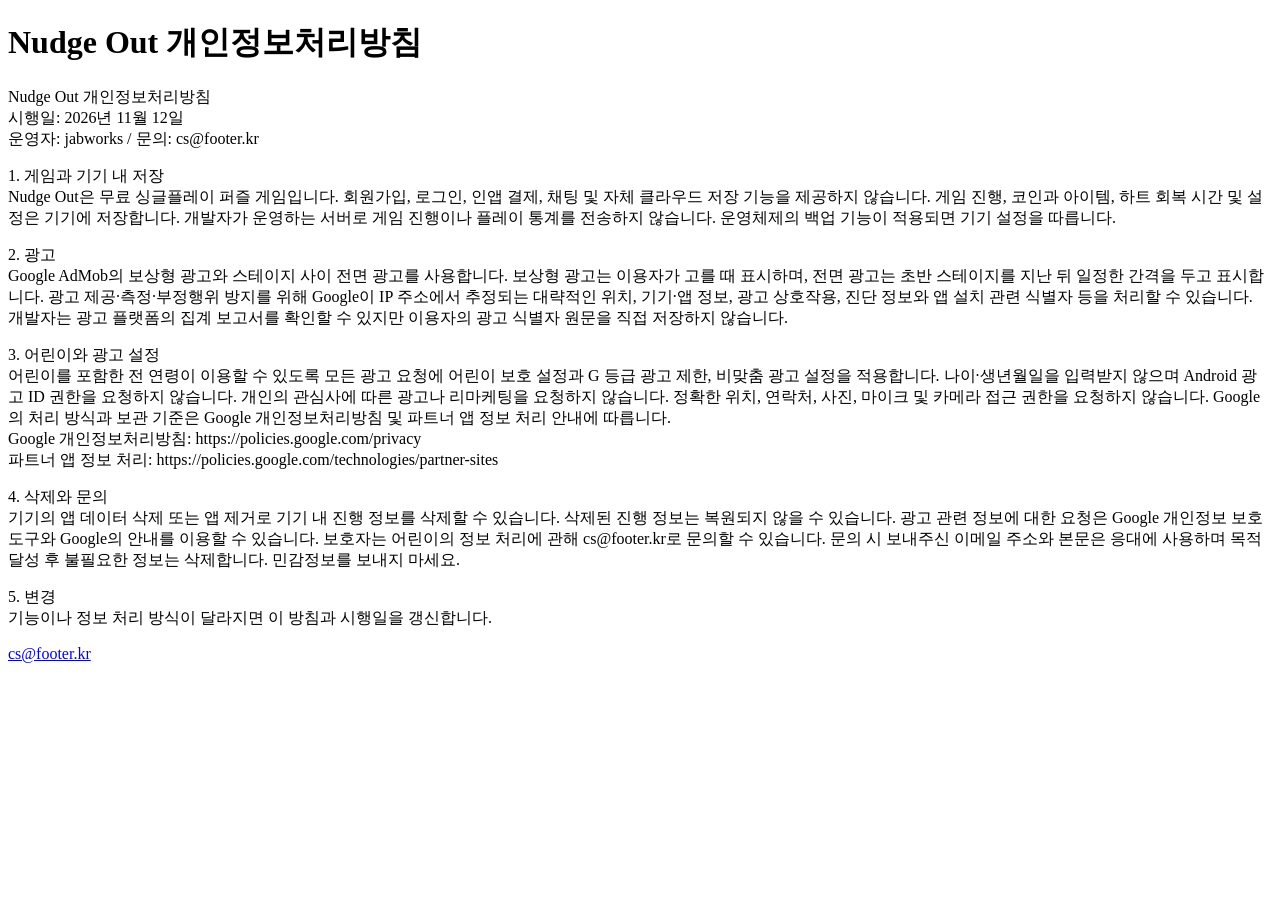
<file: nudge-out/privacy/index.html>
<!doctype html>
<html lang="ko"><head><meta charset="utf-8"><meta name="viewport" content="width=device-width,initial-scale=1"><title>Nudge Out 개인정보처리방침</title></head><body><header><h1>Nudge Out 개인정보처리방침</h1></header><main><p>Nudge Out 개인정보처리방침<br>시행일: 2026년 11월 12일<br>운영자: jabworks / 문의: cs@footer.kr</p>
<p>1. 게임과 기기 내 저장<br>Nudge Out은 무료 싱글플레이 퍼즐 게임입니다. 회원가입, 로그인, 인앱 결제, 채팅 및 자체 클라우드 저장 기능을 제공하지 않습니다. 게임 진행, 코인과 아이템, 하트 회복 시간 및 설정은 기기에 저장합니다. 개발자가 운영하는 서버로 게임 진행이나 플레이 통계를 전송하지 않습니다. 운영체제의 백업 기능이 적용되면 기기 설정을 따릅니다.</p>
<p>2. 광고<br>Google AdMob의 보상형 광고와 스테이지 사이 전면 광고를 사용합니다. 보상형 광고는 이용자가 고를 때 표시하며, 전면 광고는 초반 스테이지를 지난 뒤 일정한 간격을 두고 표시합니다. 광고 제공·측정·부정행위 방지를 위해 Google이 IP 주소에서 추정되는 대략적인 위치, 기기·앱 정보, 광고 상호작용, 진단 정보와 앱 설치 관련 식별자 등을 처리할 수 있습니다. 개발자는 광고 플랫폼의 집계 보고서를 확인할 수 있지만 이용자의 광고 식별자 원문을 직접 저장하지 않습니다.</p>
<p>3. 어린이와 광고 설정<br>어린이를 포함한 전 연령이 이용할 수 있도록 모든 광고 요청에 어린이 보호 설정과 G 등급 광고 제한, 비맞춤 광고 설정을 적용합니다. 나이·생년월일을 입력받지 않으며 Android 광고 ID 권한을 요청하지 않습니다. 개인의 관심사에 따른 광고나 리마케팅을 요청하지 않습니다. 정확한 위치, 연락처, 사진, 마이크 및 카메라 접근 권한을 요청하지 않습니다. Google의 처리 방식과 보관 기준은 Google 개인정보처리방침 및 파트너 앱 정보 처리 안내에 따릅니다.<br>Google 개인정보처리방침: https://policies.google.com/privacy<br>파트너 앱 정보 처리: https://policies.google.com/technologies/partner-sites</p>
<p>4. 삭제와 문의<br>기기의 앱 데이터 삭제 또는 앱 제거로 기기 내 진행 정보를 삭제할 수 있습니다. 삭제된 진행 정보는 복원되지 않을 수 있습니다. 광고 관련 정보에 대한 요청은 Google 개인정보 보호 도구와 Google의 안내를 이용할 수 있습니다. 보호자는 어린이의 정보 처리에 관해 cs@footer.kr로 문의할 수 있습니다. 문의 시 보내주신 이메일 주소와 본문은 응대에 사용하며 목적 달성 후 불필요한 정보는 삭제합니다. 민감정보를 보내지 마세요.</p>
<p>5. 변경<br>기능이나 정보 처리 방식이 달라지면 이 방침과 시행일을 갱신합니다.<br></p></main><footer><a href="mailto:cs@footer.kr">cs@footer.kr</a></footer></body></html>
</file>
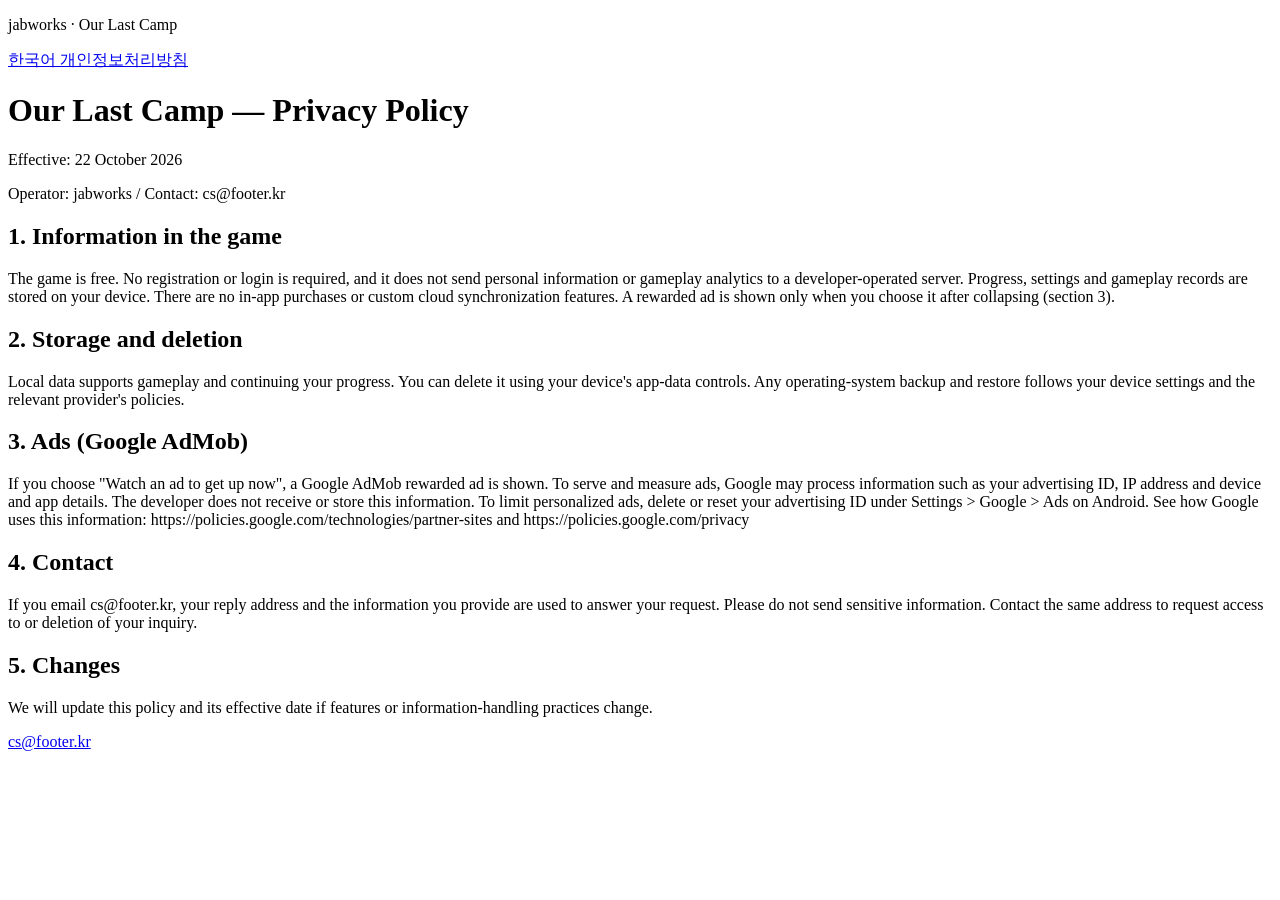
<file: last-camp/privacy/en/index.html>
<!doctype html>
<html lang="en"><head><meta charset="utf-8"><meta name="viewport" content="width=device-width, initial-scale=1"><title>Our Last Camp Privacy Policy | jabworks</title></head><body><header><p>jabworks · Our Last Camp</p></header><main><nav aria-label="Language"><a href="../" lang="ko">한국어 개인정보처리방침</a></nav>
<h1>Our Last Camp — Privacy Policy</h1>
<p>Effective: 22 October 2026</p>
<p>Operator: jabworks / Contact: cs@footer.kr</p>
<h2>1. Information in the game</h2>
<p>The game is free. No registration or login is required, and it does not send personal information or gameplay analytics to a developer-operated server. Progress, settings and gameplay records are stored on your device. There are no in-app purchases or custom cloud synchronization features. A rewarded ad is shown only when you choose it after collapsing (section 3).</p>
<h2>2. Storage and deletion</h2>
<p>Local data supports gameplay and continuing your progress. You can delete it using your device&#x27;s app-data controls. Any operating-system backup and restore follows your device settings and the relevant provider&#x27;s policies.</p>
<h2>3. Ads (Google AdMob)</h2>
<p>If you choose &quot;Watch an ad to get up now&quot;, a Google AdMob rewarded ad is shown. To serve and measure ads, Google may process information such as your advertising ID, IP address and device and app details. The developer does not receive or store this information. To limit personalized ads, delete or reset your advertising ID under Settings &gt; Google &gt; Ads on Android. See how Google uses this information: https://policies.google.com/technologies/partner-sites and https://policies.google.com/privacy</p>
<h2>4. Contact</h2>
<p>If you email cs@footer.kr, your reply address and the information you provide are used to answer your request. Please do not send sensitive information. Contact the same address to request access to or deletion of your inquiry.</p>
<h2>5. Changes</h2>
<p>We will update this policy and its effective date if features or information-handling practices change.</p>
</main><footer><a href="mailto:cs@footer.kr">cs@footer.kr</a></footer></body></html>
</file>
<file: assets/site.css>
@layer base, components;

:root {
  --color-bg: #fffdf7;
  --color-surface: #ffffff;
  --color-surface-soft: #fff6e6;
  --color-border: #eadbc6;
  --color-ink: #2b211c;
  --color-muted: #65564d;
  --color-accent: #1d9a6c;
  --color-accent-strong: #137853;
  --color-accent-ink: #ffffff;
  --color-warm: #e67e22;
  --font-sans: -apple-system, BlinkMacSystemFont, "Apple SD Gothic Neo", "Pretendard", "Noto Sans KR", "Segoe UI", sans-serif;
  --font-mono: ui-monospace, SFMono-Regular, Menlo, Monaco, Consolas, monospace;
}

@layer base {
  *,
  *::before,
  *::after {
    box-sizing: border-box;
  }

  body {
    margin: 0;
    background-color: var(--color-bg);
    color: var(--color-ink);
    font-family: var(--font-sans);
    line-height: 1.65;
  }

  h1,
  h2,
  h3,
  p,
  ul,
  ol {
    margin: 0;
  }

  a {
    color: var(--color-accent-strong);
    text-underline-offset: 0.18em;
  }

  button {
    font: inherit;
    cursor: pointer;
  }
}

@layer components {
  .container {
    width: min(100% - 2rem, 56rem);
    margin-inline: auto;
  }

  .site-header {
    padding-block: 1.25rem;
    border-bottom: 1px solid var(--color-border);
    background-color: var(--color-surface);

    & .site-header__inner {
      display: flex;
      flex-wrap: wrap;
      align-items: center;
      justify-content: space-between;
      gap: 0.75rem 1.25rem;
    }

    & .site-header__brand {
      font-size: 1.05rem;
      font-weight: 700;
      color: var(--color-ink);
      text-decoration: none;
    }

    & .site-header__nav {
      display: flex;
      flex-wrap: wrap;
      gap: 1rem;
      font-size: 0.95rem;
    }
  }

  .section {
    padding-block: 2rem;

    @media (min-width: 768px) {
      padding-block: 2.75rem;
    }
  }

  .hero {
    padding-block: 2.5rem;
    background-color: var(--color-surface-soft);
    border-bottom: 1px solid var(--color-border);

    & .hero__badge {
      display: inline-block;
      margin-bottom: 0.75rem;
      padding: 0.25rem 0.7rem;
      border-radius: 999px;
      background-color: var(--color-surface);
      border: 1px solid var(--color-border);
      font-size: 0.85rem;
      font-weight: 600;
      color: var(--color-muted);
    }

    & .hero__title {
      font-size: clamp(1.75rem, 4vw, 2.5rem);
      line-height: 1.25;
      margin-bottom: 0.75rem;
    }

    & .hero__lead {
      font-size: 1.05rem;
      color: var(--color-muted);
      margin-bottom: 0.5rem;
    }

    & .hero__actions {
      display: flex;
      flex-wrap: wrap;
      gap: 0.75rem;
      margin-top: 1.5rem;
    }
  }

  .btn {
    display: inline-flex;
    align-items: center;
    justify-content: center;
    padding: 0.7rem 1.25rem;
    border-radius: 0.75rem;
    font-weight: 700;
    font-size: 0.95rem;
    text-decoration: none;
    border: 1px solid transparent;

    &.btn--primary {
      background-color: var(--color-accent);
      color: var(--color-accent-ink);
    }

    &.btn--ghost {
      background-color: var(--color-surface);
      color: var(--color-ink);
      border-color: var(--color-border);
    }
  }

  .section__title {
    font-size: 1.35rem;
    margin-bottom: 1rem;
  }

  .section__body {
    color: var(--color-ink);
    margin-bottom: 0.85rem;
  }

  .feature-grid {
    display: grid;
    grid-template-columns: 1fr;
    gap: 1rem;

    @media (min-width: 768px) {
      grid-template-columns: repeat(2, 1fr);
    }
  }

  .card {
    padding: 1.25rem;
    border-radius: 1rem;
    background-color: var(--color-surface);
    border: 1px solid var(--color-border);

    & .card__title {
      font-size: 1.08rem;
      margin-bottom: 0.45rem;
    }

    & .card__body {
      font-size: 0.95rem;
      color: var(--color-muted);
    }
  }

  .info-list {
    display: grid;
    gap: 0.75rem;
    padding: 0;
    list-style: none;

    & .info-list__item {
      padding: 1rem 1.15rem;
      border-radius: 0.85rem;
      background-color: var(--color-surface);
      border: 1px solid var(--color-border);
    }

    & .info-list__code {
      font-family: var(--font-mono);
      font-size: 0.9rem;
    }
  }

  .article-block {
    padding-block: 1.25rem;
    border-bottom: 1px solid var(--color-border);

    & .article-block__heading {
      font-size: 1.15rem;
      margin-bottom: 0.6rem;
    }

    & .article-block__text {
      color: var(--color-ink);
      margin-bottom: 0.65rem;
    }
  }

  .site-footer {
    padding-block: 2rem;
    border-top: 1px solid var(--color-border);
    background-color: var(--color-surface);
    font-size: 0.9rem;
    color: var(--color-muted);

    & .site-footer__inner {
      display: flex;
      flex-wrap: wrap;
      justify-content: space-between;
      gap: 0.75rem 1.5rem;
    }
  }
}
</file>
